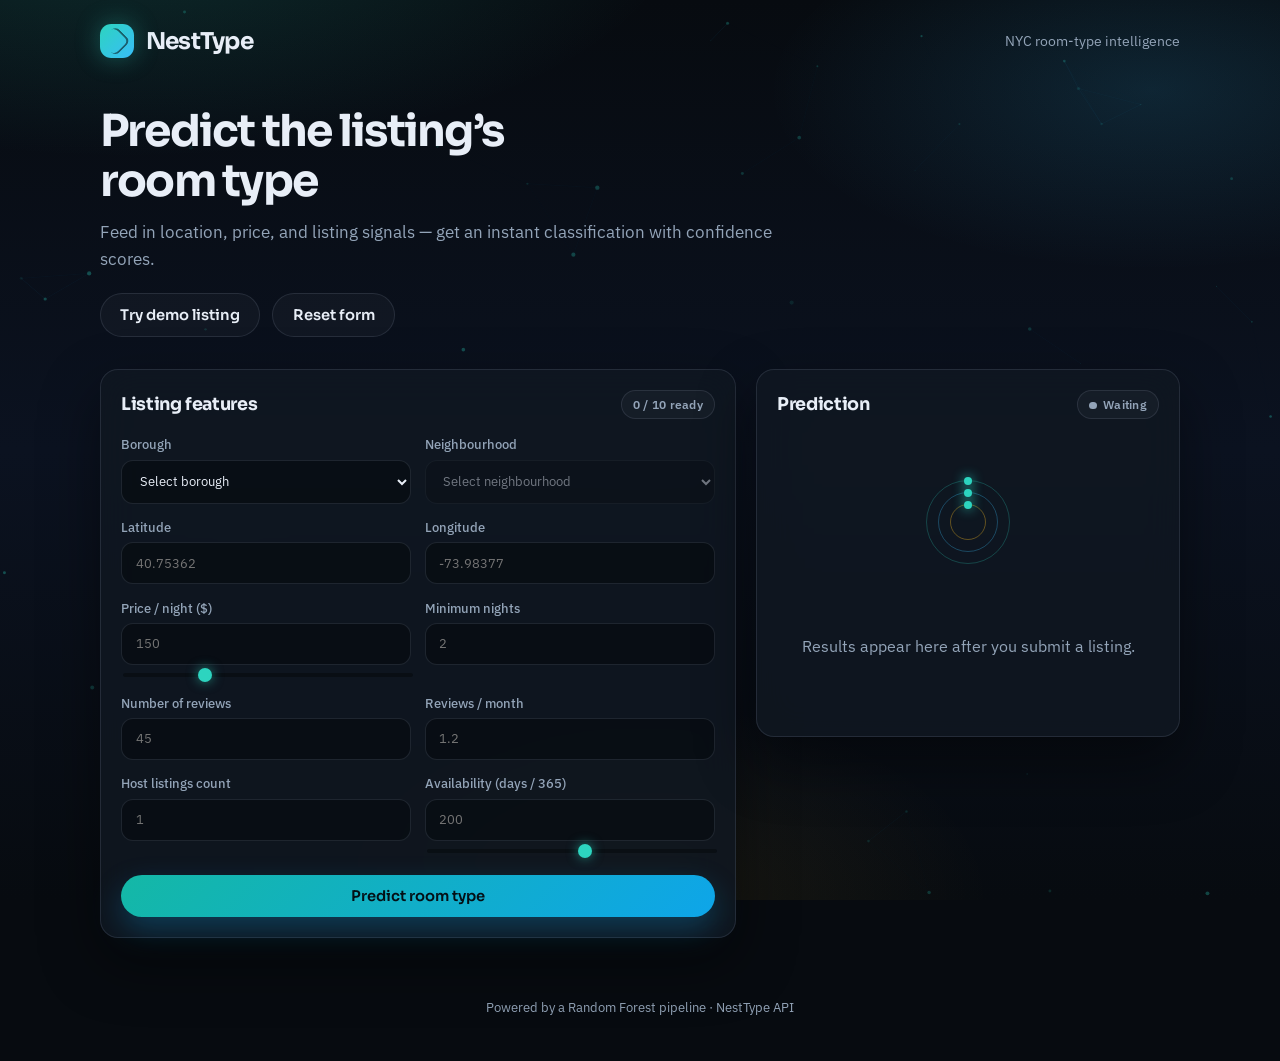
<file: 03-house-type-prediction/frontend/index.html>
<!DOCTYPE html>
<html lang="en">
<head>
  <meta charset="UTF-8" />
  <meta name="viewport" content="width=device-width, initial-scale=1.0" />
  <title>NestType — House Type Prediction</title>
  <link rel="preconnect" href="https://fonts.googleapis.com" />
  <link rel="preconnect" href="https://fonts.gstatic.com" crossorigin />
  <link href="https://fonts.googleapis.com/css2?family=Sora:wght@400;500;600;700&family=IBM+Plex+Sans:wght@400;500;600&display=swap" rel="stylesheet" />
  <link rel="stylesheet" href="./style.css" />
</head>
<body>
  <div class="bg-aurora" aria-hidden="true"></div>
  <canvas id="particle-canvas" aria-hidden="true"></canvas>

  <header class="site-header">
    <div class="brand">
      <span class="brand-mark" aria-hidden="true"></span>
      <span class="brand-name">NestType</span>
    </div>
    <p class="brand-tag">NYC room-type intelligence</p>
  </header>

  <main class="layout">
    <section class="hero">
      <h1>Predict the listing’s room type</h1>
      <p>Feed in location, price, and listing signals — get an instant classification with confidence scores.</p>
      <div class="hero-actions">
        <button type="button" class="btn ghost" id="btn-demo">Try demo listing</button>
        <button type="button" class="btn ghost" id="btn-reset">Reset form</button>
      </div>
    </section>

    <section class="workspace">
      <form id="predict-form" class="panel form-panel" novalidate>
        <div class="panel-head">
          <h2>Listing features</h2>
          <span class="step-pill" id="step-indicator">0 / 10 ready</span>
        </div>

        <div class="field-grid">
          <label class="field">
            <span>Borough</span>
            <select id="neighbourhood_group" name="neighbourhood_group" required>
              <option value="">Select borough</option>
              <option value="Bronx">Bronx</option>
              <option value="Brooklyn">Brooklyn</option>
              <option value="Manhattan">Manhattan</option>
              <option value="Queens">Queens</option>
              <option value="Staten Island">Staten Island</option>
            </select>
          </label>

          <label class="field">
            <span>Neighbourhood</span>
            <select id="neighbourhood" name="neighbourhood" required disabled>
              <option value="">Select neighbourhood</option>
            </select>
          </label>

          <label class="field">
            <span>Latitude</span>
            <input type="number" id="latitude" name="latitude" step="0.00001" min="-90" max="90" placeholder="40.75362" required />
          </label>

          <label class="field">
            <span>Longitude</span>
            <input type="number" id="longitude" name="longitude" step="0.00001" min="-180" max="180" placeholder="-73.98377" required />
          </label>

          <label class="field">
            <span>Price / night ($)</span>
            <input type="number" id="price" name="price" step="0.01" min="0.01" placeholder="150" required />
            <input type="range" id="price-range" class="range" min="20" max="500" value="150" />
          </label>

          <label class="field">
            <span>Minimum nights</span>
            <input type="number" id="minimum_nights" name="minimum_nights" min="1" max="365" placeholder="2" required />
          </label>

          <label class="field">
            <span>Number of reviews</span>
            <input type="number" id="number_of_reviews" name="number_of_reviews" min="0" placeholder="45" required />
          </label>

          <label class="field">
            <span>Reviews / month</span>
            <input type="number" id="reviews_per_month" name="reviews_per_month" step="0.01" min="0" placeholder="1.2" required />
          </label>

          <label class="field">
            <span>Host listings count</span>
            <input type="number" id="calculated_host_listings_count" name="calculated_host_listings_count" min="0" placeholder="1" required />
          </label>

          <label class="field">
            <span>Availability (days / 365)</span>
            <input type="number" id="availability_365" name="availability_365" min="0" max="365" placeholder="200" required />
            <input type="range" id="availability-range" class="range" min="0" max="365" value="200" />
          </label>
        </div>

        <p class="form-error" id="form-error" role="alert" hidden></p>

        <button type="submit" class="btn primary" id="btn-predict">
          <span class="btn-label">Predict room type</span>
          <span class="btn-spinner" aria-hidden="true"></span>
        </button>
      </form>

      <aside class="panel result-panel" id="result-panel" aria-live="polite">
        <div class="panel-head">
          <h2>Prediction</h2>
          <span class="live-dot" id="live-dot">Waiting</span>
        </div>

        <div class="result-empty" id="result-empty">
          <div class="orbit" aria-hidden="true">
            <span></span><span></span><span></span>
          </div>
          <p>Results appear here after you submit a listing.</p>
        </div>

        <div class="result-body" id="result-body" hidden>
          <div class="prediction-badge" id="prediction-badge">
            <span class="prediction-icon" id="prediction-icon" aria-hidden="true"></span>
            <div>
              <p class="prediction-label">Predicted room type</p>
              <h3 id="prediction-type">—</h3>
            </div>
          </div>

          <div class="confidence-block">
            <div class="confidence-head">
              <span>Model confidence</span>
              <strong id="confidence-value">0%</strong>
            </div>
            <div class="confidence-track">
              <div class="confidence-fill" id="confidence-fill"></div>
            </div>
          </div>

          <div class="prob-list" id="prob-list"></div>
        </div>
      </aside>
    </section>
  </main>

  <footer class="site-footer">
    <p>Powered by a Random Forest pipeline · NestType API</p>
  </footer>

  <script src="./script.js"></script>
</body>
</html>
</file>
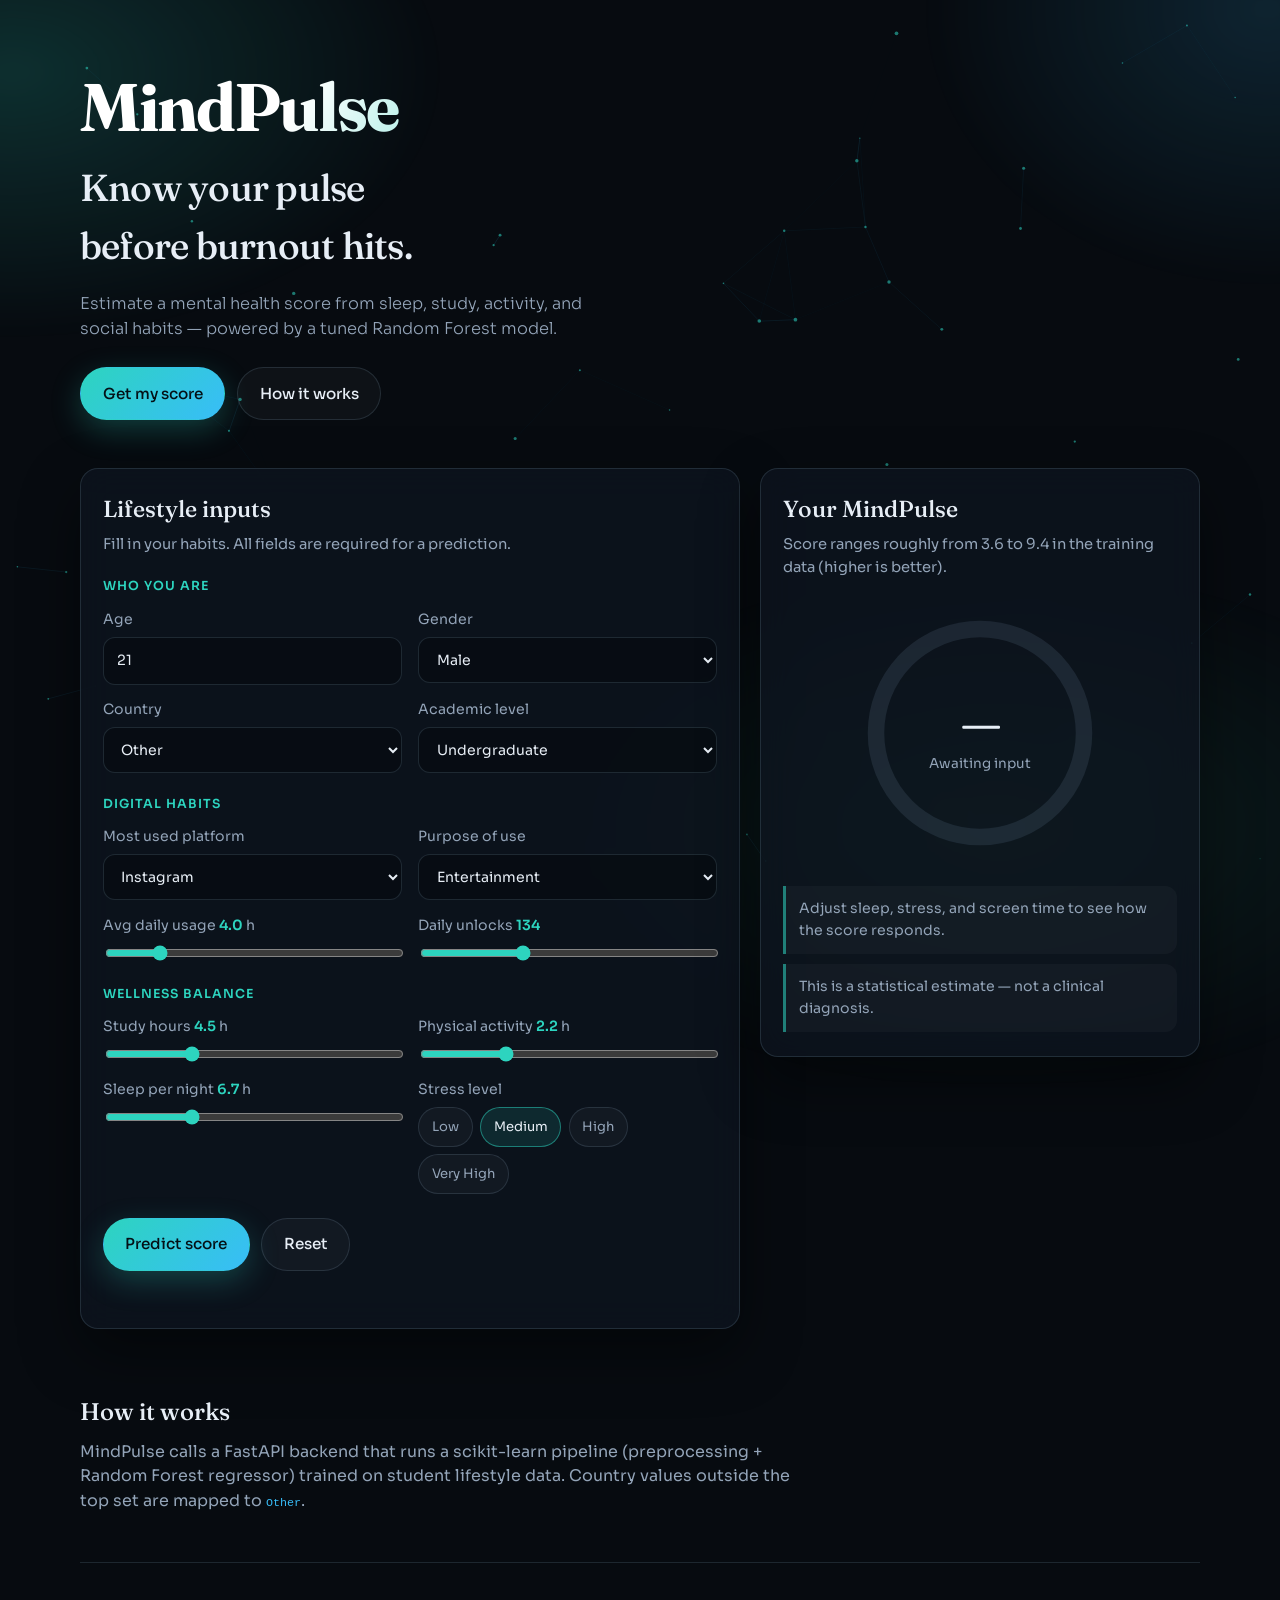
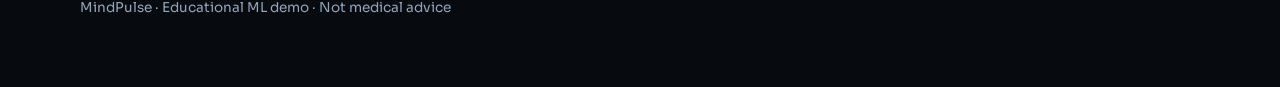
<file: 04-mental-health-prediction/frontend/index.html>
<!DOCTYPE html>
<html lang="en">
<head>
  <meta charset="UTF-8" />
  <meta name="viewport" content="width=device-width, initial-scale=1.0" />
  <title>MindPulse — Mental Health Score Predictor</title>
  <meta name="description" content="Predict your mental health score from lifestyle and social media habits." />
  <link rel="preconnect" href="https://fonts.googleapis.com" />
  <link rel="preconnect" href="https://fonts.gstatic.com" crossorigin />
  <link href="https://fonts.googleapis.com/css2?family=Fraunces:opsz,wght@9..144,500;9..144,700&family=Sora:wght@300;400;500;600&display=swap" rel="stylesheet" />
  <link rel="stylesheet" href="styles.css" />
</head>
<body>
  <canvas id="bg-canvas" aria-hidden="true"></canvas>
  <div class="aurora" aria-hidden="true"></div>

  <div class="page">
    <header class="hero">
      <p class="brand">MindPulse</p>
      <h1>Know your pulse before burnout hits.</h1>
      <p class="tagline">
        Estimate a mental health score from sleep, study, activity, and social habits —
        powered by a tuned Random Forest model.
      </p>
      <div class="hero-actions">
        <a class="btn btn-primary" href="#predictor">Get my score</a>
        <a class="btn btn-ghost" href="#about">How it works</a>
      </div>
    </header>

    <main id="predictor" class="layout">
      <section class="panel form-panel" aria-labelledby="form-title">
        <div class="panel-head">
          <h2 id="form-title">Lifestyle inputs</h2>
          <p>Fill in your habits. All fields are required for a prediction.</p>
        </div>

        <form id="predict-form" novalidate>
          <fieldset class="field-group">
            <legend>Who you are</legend>
            <div class="grid">
              <label class="field">
                <span>Age</span>
                <input type="number" name="Age" min="13" max="80" value="21" required />
              </label>
              <label class="field">
                <span>Gender</span>
                <select name="Gender" required>
                  <option value="Male">Male</option>
                  <option value="Female">Female</option>
                </select>
              </label>
              <label class="field">
                <span>Country</span>
                <select name="Country_Grouped" required>
                  <option value="Other">Other</option>
                  <option value="Canada">Canada</option>
                  <option value="USA">USA</option>
                  <option value="India">India</option>
                  <option value="Australia">Australia</option>
                  <option value="UK">UK</option>
                  <option value="Germany">Germany</option>
                  <option value="Mexico">Mexico</option>
                  <option value="Turkey">Turkey</option>
                  <option value="Pakistan">Pakistan</option>
                </select>
              </label>
              <label class="field">
                <span>Academic level</span>
                <select name="Academic_Level" required>
                  <option value="High School">High School</option>
                  <option value="Undergraduate" selected>Undergraduate</option>
                  <option value="Graduate">Graduate</option>
                </select>
              </label>
            </div>
          </fieldset>

          <fieldset class="field-group">
            <legend>Digital habits</legend>
            <div class="grid">
              <label class="field">
                <span>Most used platform</span>
                <select name="Most_Used_Platform" required>
                  <option>Instagram</option>
                  <option>TikTok</option>
                  <option>YouTube</option>
                  <option>Facebook</option>
                  <option>Snapchat</option>
                  <option>Twitter</option>
                  <option>LinkedIn</option>
                  <option>WhatsApp</option>
                  <option>WeChat</option>
                  <option>LINE</option>
                  <option>KakaoTalk</option>
                  <option>VKontakte</option>
                </select>
              </label>
              <label class="field">
                <span>Purpose of use</span>
                <select name="Purpose_Of_Use" required>
                  <option>Entertainment</option>
                  <option>Education</option>
                  <option>Networking</option>
                  <option>News</option>
                </select>
              </label>
              <label class="field range-field">
                <span>Avg daily usage <em id="usage-val">4.0</em> h</span>
                <input type="range" name="Avg_Daily_Usage_Hours" min="0" max="24" step="0.1" value="4" />
              </label>
              <label class="field range-field">
                <span>Daily unlocks <em id="unlocks-val">134</em></span>
                <input type="range" name="Daily_Unlocks" min="0" max="400" step="1" value="134" />
              </label>
            </div>
          </fieldset>

          <fieldset class="field-group">
            <legend>Wellness balance</legend>
            <div class="grid">
              <label class="field range-field">
                <span>Study hours <em id="study-val">4.5</em> h</span>
                <input type="range" name="Study_Hours" min="0" max="16" step="0.1" value="4.5" />
              </label>
              <label class="field range-field">
                <span>Physical activity <em id="activity-val">2.2</em> h</span>
                <input type="range" name="Physical_Activity_Hours" min="0" max="8" step="0.1" value="2.2" />
              </label>
              <label class="field range-field">
                <span>Sleep per night <em id="sleep-val">6.7</em> h</span>
                <input type="range" name="Sleep_Hours_Per_Night" min="0" max="24" step="0.1" value="6.7" />
              </label>
              <label class="field">
                <span>Stress level</span>
                <div class="chip-group" role="radiogroup" aria-label="Stress level">
                  <label class="chip"><input type="radio" name="Stress_Level" value="Low" /><span>Low</span></label>
                  <label class="chip"><input type="radio" name="Stress_Level" value="Medium" checked /><span>Medium</span></label>
                  <label class="chip"><input type="radio" name="Stress_Level" value="High" /><span>High</span></label>
                  <label class="chip"><input type="radio" name="Stress_Level" value="Very High" /><span>Very High</span></label>
                </div>
              </label>
            </div>
          </fieldset>

          <div class="form-actions">
            <button type="submit" class="btn btn-primary" id="submit-btn">
              <span class="btn-label">Predict score</span>
              <span class="btn-spinner" hidden aria-hidden="true"></span>
            </button>
            <button type="reset" class="btn btn-ghost" id="reset-btn">Reset</button>
          </div>
          <p class="form-status" id="form-status" role="status" aria-live="polite"></p>
        </form>
      </section>

      <aside class="panel result-panel" aria-live="polite">
        <div class="panel-head">
          <h2>Your MindPulse</h2>
          <p>Score ranges roughly from 3.6 to 9.4 in the training data (higher is better).</p>
        </div>

        <div class="gauge-wrap" id="gauge-wrap">
          <svg class="gauge" viewBox="0 0 220 220" role="img" aria-label="Mental health score gauge">
            <defs>
              <linearGradient id="gaugeGrad" x1="0%" y1="0%" x2="100%" y2="100%">
                <stop offset="0%" stop-color="#2dd4bf" />
                <stop offset="100%" stop-color="#38bdf8" />
              </linearGradient>
            </defs>
            <circle class="gauge-track" cx="110" cy="110" r="88" />
            <circle class="gauge-fill" id="gauge-fill" cx="110" cy="110" r="88" />
          </svg>
          <div class="gauge-center">
            <span class="score-value" id="score-value">—</span>
            <span class="score-label" id="score-label">Awaiting input</span>
          </div>
        </div>

        <ul class="insight-list" id="insight-list">
          <li>Adjust sleep, stress, and screen time to see how the score responds.</li>
          <li>This is a statistical estimate — not a clinical diagnosis.</li>
        </ul>
      </aside>
    </main>

    <section id="about" class="about">
      <h2>How it works</h2>
      <p>
        MindPulse calls a FastAPI backend that runs a scikit-learn pipeline
        (preprocessing + Random Forest regressor) trained on student lifestyle data.
        Country values outside the top set are mapped to <code>Other</code>.
      </p>
    </section>

    <footer class="footer">
      <p>MindPulse · Educational ML demo · Not medical advice</p>
    </footer>
  </div>

  <script src="script.js"></script>
</body>
</html>
</file>
<file: 03-house-type-prediction/frontend/style.css>
:root {
  --bg: #070b10;
  --bg-elevated: rgba(16, 24, 34, 0.82);
  --bg-soft: rgba(255, 255, 255, 0.03);
  --line: rgba(148, 163, 184, 0.16);
  --text: #e8eef7;
  --muted: #93a4b8;
  --accent: #2dd4bf;
  --accent-2: #38bdf8;
  --accent-warm: #fbbf24;
  --danger: #fb7185;
  --success: #34d399;
  --shadow: 0 24px 60px rgba(0, 0, 0, 0.45);
  --radius: 18px;
  --font-display: "Sora", sans-serif;
  --font-body: "IBM Plex Sans", sans-serif;
}

*,
*::before,
*::after {
  box-sizing: border-box;
}

html {
  scroll-behavior: smooth;
}

body {
  margin: 0;
  min-height: 100vh;
  color: var(--text);
  font-family: var(--font-body);
  background: var(--bg);
  overflow-x: hidden;
}

.bg-aurora {
  position: fixed;
  inset: 0;
  z-index: -2;
  background:
    radial-gradient(ellipse 80% 50% at 10% -10%, rgba(45, 212, 191, 0.18), transparent 55%),
    radial-gradient(ellipse 60% 40% at 90% 10%, rgba(56, 189, 248, 0.14), transparent 50%),
    radial-gradient(ellipse 50% 40% at 50% 100%, rgba(251, 191, 36, 0.08), transparent 55%),
    linear-gradient(180deg, #070b10 0%, #0b1220 50%, #070b10 100%);
  animation: aurora-shift 14s ease-in-out infinite alternate;
}

@keyframes aurora-shift {
  0% { filter: hue-rotate(0deg) saturate(1); }
  100% { filter: hue-rotate(18deg) saturate(1.15); }
}

#particle-canvas {
  position: fixed;
  inset: 0;
  z-index: -1;
  pointer-events: none;
  opacity: 0.55;
}

.site-header {
  max-width: 1120px;
  margin: 0 auto;
  padding: 1.5rem 1.25rem 0.5rem;
  display: flex;
  align-items: center;
  justify-content: space-between;
  gap: 1rem;
  animation: fade-down 0.7s ease both;
}

.brand {
  display: flex;
  align-items: center;
  gap: 0.75rem;
}

.brand-mark {
  width: 2.1rem;
  height: 2.1rem;
  border-radius: 0.7rem;
  background:
    linear-gradient(135deg, var(--accent), var(--accent-2));
  box-shadow: 0 0 24px rgba(45, 212, 191, 0.35);
  position: relative;
  animation: pulse-glow 2.8s ease-in-out infinite;
}

.brand-mark::after {
  content: "";
  position: absolute;
  inset: 6px;
  border: 2px solid rgba(7, 11, 16, 0.55);
  border-radius: 0.4rem;
  border-bottom: none;
  border-left: none;
  transform: rotate(45deg) translate(-1px, 1px);
}

.brand-name {
  font-family: var(--font-display);
  font-weight: 700;
  font-size: 1.45rem;
  letter-spacing: -0.03em;
}

.brand-tag {
  margin: 0;
  color: var(--muted);
  font-size: 0.9rem;
}

.layout {
  max-width: 1120px;
  margin: 0 auto;
  padding: 1rem 1.25rem 3rem;
}

.hero {
  margin: 1.5rem 0 2rem;
  animation: fade-up 0.75s ease both;
}

.hero h1 {
  margin: 0 0 0.75rem;
  font-family: var(--font-display);
  font-size: clamp(1.85rem, 4vw, 2.75rem);
  line-height: 1.15;
  letter-spacing: -0.04em;
  max-width: 14ch;
}

.hero p {
  margin: 0;
  max-width: 42rem;
  color: var(--muted);
  font-size: 1.05rem;
  line-height: 1.6;
}

.hero-actions {
  display: flex;
  flex-wrap: wrap;
  gap: 0.75rem;
  margin-top: 1.25rem;
}

.workspace {
  display: grid;
  grid-template-columns: 1.35fr 0.9fr;
  gap: 1.25rem;
  align-items: start;
}

.panel {
  background: var(--bg-elevated);
  border: 1px solid var(--line);
  border-radius: var(--radius);
  backdrop-filter: blur(18px);
  box-shadow: var(--shadow);
  padding: 1.25rem;
  animation: fade-up 0.85s ease both;
}

.form-panel { animation-delay: 0.08s; }
.result-panel { animation-delay: 0.16s; position: sticky; top: 1rem; }

.panel-head {
  display: flex;
  align-items: center;
  justify-content: space-between;
  gap: 0.75rem;
  margin-bottom: 1.1rem;
}

.panel-head h2 {
  margin: 0;
  font-family: var(--font-display);
  font-size: 1.1rem;
  letter-spacing: -0.02em;
}

.step-pill,
.live-dot {
  font-size: 0.78rem;
  font-weight: 600;
  letter-spacing: 0.02em;
  padding: 0.35rem 0.7rem;
  border-radius: 999px;
  border: 1px solid var(--line);
  background: var(--bg-soft);
  color: var(--muted);
}

.live-dot::before {
  content: "";
  display: inline-block;
  width: 0.45rem;
  height: 0.45rem;
  border-radius: 50%;
  margin-right: 0.4rem;
  background: var(--muted);
  vertical-align: middle;
}

.live-dot.active {
  color: var(--success);
  border-color: rgba(52, 211, 153, 0.35);
}

.live-dot.active::before {
  background: var(--success);
  box-shadow: 0 0 10px rgba(52, 211, 153, 0.8);
  animation: blink 1.4s ease-in-out infinite;
}

.field-grid {
  display: grid;
  grid-template-columns: 1fr 1fr;
  gap: 0.95rem 0.85rem;
}

.field {
  display: flex;
  flex-direction: column;
  gap: 0.4rem;
  font-size: 0.82rem;
  color: var(--muted);
}

.field span {
  font-weight: 500;
}

.field input,
.field select {
  width: 100%;
  border: 1px solid var(--line);
  background: rgba(7, 11, 16, 0.65);
  color: var(--text);
  border-radius: 12px;
  padding: 0.72rem 0.85rem;
  font: inherit;
  transition: border-color 0.2s ease, box-shadow 0.2s ease, transform 0.2s ease;
}

.field input:focus,
.field select:focus {
  outline: none;
  border-color: rgba(45, 212, 191, 0.65);
  box-shadow: 0 0 0 3px rgba(45, 212, 191, 0.15);
  transform: translateY(-1px);
}

.field input.invalid,
.field select.invalid {
  border-color: rgba(251, 113, 133, 0.7);
  box-shadow: 0 0 0 3px rgba(251, 113, 133, 0.12);
}

.field select:disabled {
  opacity: 0.45;
  cursor: not-allowed;
}

.range {
  -webkit-appearance: none;
  appearance: none;
  height: 4px;
  border-radius: 999px;
  background: linear-gradient(90deg, rgba(45, 212, 191, 0.25), rgba(56, 189, 248, 0.25));
  border: none !important;
  padding: 0 !important;
  box-shadow: none !important;
  transform: none !important;
  cursor: pointer;
}

.range::-webkit-slider-thumb {
  -webkit-appearance: none;
  width: 14px;
  height: 14px;
  border-radius: 50%;
  background: var(--accent);
  box-shadow: 0 0 12px rgba(45, 212, 191, 0.6);
}

.form-error {
  margin: 1rem 0 0;
  color: var(--danger);
  font-size: 0.9rem;
}

.btn {
  border: 1px solid var(--line);
  background: transparent;
  color: var(--text);
  border-radius: 999px;
  padding: 0.75rem 1.2rem;
  font-family: var(--font-display);
  font-size: 0.92rem;
  font-weight: 600;
  cursor: pointer;
  transition: transform 0.2s ease, background 0.2s ease, border-color 0.2s ease, box-shadow 0.2s ease;
}

.btn:hover {
  transform: translateY(-2px);
  border-color: rgba(45, 212, 191, 0.45);
}

.btn.ghost {
  background: rgba(255, 255, 255, 0.03);
}

.btn.primary {
  width: 100%;
  margin-top: 1.25rem;
  display: inline-flex;
  align-items: center;
  justify-content: center;
  gap: 0.65rem;
  border: none;
  background: linear-gradient(135deg, #14b8a6, #0ea5e9);
  color: #041016;
  box-shadow: 0 12px 30px rgba(14, 165, 233, 0.28);
}

.btn.primary:hover {
  box-shadow: 0 16px 36px rgba(14, 165, 233, 0.38);
}

.btn.primary.loading {
  pointer-events: none;
  opacity: 0.85;
}

.btn-spinner {
  width: 1rem;
  height: 1rem;
  border-radius: 50%;
  border: 2px solid rgba(4, 16, 22, 0.25);
  border-top-color: #041016;
  display: none;
  animation: spin 0.7s linear infinite;
}

.btn.primary.loading .btn-spinner {
  display: inline-block;
}

.result-empty {
  min-height: 280px;
  display: grid;
  place-items: center;
  text-align: center;
  color: var(--muted);
  gap: 1rem;
  padding: 1.5rem 0.5rem;
}

.orbit {
  width: 84px;
  height: 84px;
  position: relative;
}

.orbit span {
  position: absolute;
  inset: 0;
  border-radius: 50%;
  border: 1px solid rgba(45, 212, 191, 0.25);
  animation: orbit-spin 4s linear infinite;
}

.orbit span:nth-child(2) {
  inset: 12px;
  border-color: rgba(56, 189, 248, 0.3);
  animation-duration: 3s;
  animation-direction: reverse;
}

.orbit span:nth-child(3) {
  inset: 24px;
  border-color: rgba(251, 191, 36, 0.35);
  animation-duration: 2.2s;
}

.orbit span::after {
  content: "";
  position: absolute;
  top: -4px;
  left: 50%;
  width: 8px;
  height: 8px;
  border-radius: 50%;
  background: var(--accent);
  box-shadow: 0 0 12px var(--accent);
  transform: translateX(-50%);
}

.result-body {
  animation: pop-in 0.45s cubic-bezier(0.2, 0.8, 0.2, 1) both;
}

.prediction-badge {
  display: flex;
  align-items: center;
  gap: 1rem;
  padding: 1rem;
  border-radius: 14px;
  background: linear-gradient(135deg, rgba(45, 212, 191, 0.12), rgba(56, 189, 248, 0.08));
  border: 1px solid rgba(45, 212, 191, 0.22);
  margin-bottom: 1.1rem;
}

.prediction-icon {
  width: 3rem;
  height: 3rem;
  border-radius: 12px;
  background: rgba(7, 11, 16, 0.55);
  display: grid;
  place-items: center;
  font-size: 1.35rem;
  flex-shrink: 0;
}

.prediction-label {
  margin: 0;
  color: var(--muted);
  font-size: 0.8rem;
}

.prediction-badge h3 {
  margin: 0.2rem 0 0;
  font-family: var(--font-display);
  font-size: 1.25rem;
  letter-spacing: -0.03em;
}

.confidence-block {
  margin-bottom: 1.2rem;
}

.confidence-head {
  display: flex;
  justify-content: space-between;
  margin-bottom: 0.45rem;
  font-size: 0.85rem;
  color: var(--muted);
}

.confidence-head strong {
  color: var(--accent);
  font-family: var(--font-display);
}

.confidence-track {
  height: 10px;
  border-radius: 999px;
  background: rgba(255, 255, 255, 0.06);
  overflow: hidden;
}

.confidence-fill {
  height: 100%;
  width: 0;
  border-radius: inherit;
  background: linear-gradient(90deg, var(--accent), var(--accent-2));
  transition: width 0.9s cubic-bezier(0.2, 0.8, 0.2, 1);
}

.prob-list {
  display: grid;
  gap: 0.85rem;
}

.prob-item {
  padding: 0.8rem 0.9rem;
  border-radius: 12px;
  background: rgba(255, 255, 255, 0.03);
  border: 1px solid var(--line);
  transform: translateY(8px);
  opacity: 0;
  animation: fade-up 0.5s ease forwards;
}

.prob-item:nth-child(1) { animation-delay: 0.08s; }
.prob-item:nth-child(2) { animation-delay: 0.16s; }
.prob-item:nth-child(3) { animation-delay: 0.24s; }

.prob-item.winner {
  border-color: rgba(45, 212, 191, 0.4);
  background: rgba(45, 212, 191, 0.08);
}

.prob-meta {
  display: flex;
  justify-content: space-between;
  gap: 0.5rem;
  margin-bottom: 0.45rem;
  font-size: 0.88rem;
}

.prob-meta strong {
  font-family: var(--font-display);
  font-weight: 600;
}

.prob-bar {
  height: 8px;
  border-radius: 999px;
  background: rgba(255, 255, 255, 0.06);
  overflow: hidden;
}

.prob-fill {
  height: 100%;
  width: 0;
  border-radius: inherit;
  background: linear-gradient(90deg, #64748b, #94a3b8);
  transition: width 1s cubic-bezier(0.2, 0.8, 0.2, 1);
}

.prob-item.winner .prob-fill {
  background: linear-gradient(90deg, var(--accent), var(--accent-2));
}

.site-footer {
  text-align: center;
  color: var(--muted);
  font-size: 0.82rem;
  padding: 0 1.25rem 2rem;
}

@keyframes fade-up {
  from { opacity: 0; transform: translateY(16px); }
  to { opacity: 1; transform: translateY(0); }
}

@keyframes fade-down {
  from { opacity: 0; transform: translateY(-12px); }
  to { opacity: 1; transform: translateY(0); }
}

@keyframes pop-in {
  from { opacity: 0; transform: scale(0.96) translateY(10px); }
  to { opacity: 1; transform: scale(1) translateY(0); }
}

@keyframes pulse-glow {
  0%, 100% { box-shadow: 0 0 18px rgba(45, 212, 191, 0.3); }
  50% { box-shadow: 0 0 28px rgba(56, 189, 248, 0.55); }
}

@keyframes blink {
  0%, 100% { opacity: 1; }
  50% { opacity: 0.35; }
}

@keyframes spin {
  to { transform: rotate(360deg); }
}

@keyframes orbit-spin {
  to { transform: rotate(360deg); }
}

@keyframes shake {
  0%, 100% { transform: translateX(0); }
  25% { transform: translateX(-4px); }
  75% { transform: translateX(4px); }
}

.shake {
  animation: shake 0.35s ease;
}

@media (max-width: 900px) {
  .workspace {
    grid-template-columns: 1fr;
  }

  .result-panel {
    position: static;
  }

  .site-header {
    flex-direction: column;
    align-items: flex-start;
  }
}

@media (max-width: 640px) {
  .field-grid {
    grid-template-columns: 1fr;
  }

  .hero h1 {
    max-width: none;
  }
}

@media (prefers-reduced-motion: reduce) {
  *,
  *::before,
  *::after {
    animation: none !important;
    transition: none !important;
  }
}
</file>
<file: 04-mental-health-prediction/frontend/styles.css>
:root {
  --bg: #070b10;
  --bg-elevated: rgba(14, 22, 32, 0.72);
  --border: rgba(148, 183, 210, 0.16);
  --text: #e7eef6;
  --muted: #93a4b8;
  --accent: #2dd4bf;
  --accent-2: #38bdf8;
  --danger: #fb7185;
  --ok: #34d399;
  --radius: 18px;
  --shadow: 0 24px 60px rgba(0, 0, 0, 0.45);
  --font-display: "Fraunces", Georgia, serif;
  --font-body: "Sora", sans-serif;
  --max: 1120px;
}

*,
*::before,
*::after {
  box-sizing: border-box;
}

html {
  scroll-behavior: smooth;
}

body {
  margin: 0;
  min-height: 100vh;
  font-family: var(--font-body);
  color: var(--text);
  background: var(--bg);
  line-height: 1.55;
  overflow-x: hidden;
}

#bg-canvas {
  position: fixed;
  inset: 0;
  width: 100%;
  height: 100%;
  z-index: 0;
  pointer-events: none;
}

.aurora {
  position: fixed;
  inset: -20%;
  z-index: 0;
  pointer-events: none;
  background:
    radial-gradient(40% 35% at 15% 20%, rgba(45, 212, 191, 0.18), transparent 60%),
    radial-gradient(35% 40% at 85% 15%, rgba(56, 189, 248, 0.14), transparent 55%),
    radial-gradient(45% 35% at 70% 80%, rgba(52, 211, 153, 0.1), transparent 60%);
  animation: aurora-drift 18s ease-in-out infinite alternate;
  filter: blur(8px);
}

@keyframes aurora-drift {
  from { transform: translate3d(-2%, -1%, 0) scale(1); }
  to { transform: translate3d(3%, 2%, 0) scale(1.08); }
}

.page {
  position: relative;
  z-index: 1;
  width: min(100% - 2rem, var(--max));
  margin: 0 auto;
  padding: 2.5rem 0 3.5rem;
}

.hero {
  padding: 2rem 0 3rem;
  animation: rise 0.8s ease both;
}

.brand {
  margin: 0 0 1rem;
  font-family: var(--font-display);
  font-size: clamp(2.4rem, 6vw, 4.2rem);
  font-weight: 700;
  letter-spacing: -0.03em;
  background: linear-gradient(120deg, #fff 20%, var(--accent) 55%, var(--accent-2));
  -webkit-background-clip: text;
  background-clip: text;
  color: transparent;
  line-height: 1.05;
}

.hero h1 {
  margin: 0;
  max-width: 16ch;
  font-family: var(--font-display);
  font-size: clamp(1.5rem, 3.4vw, 2.35rem);
  font-weight: 500;
  letter-spacing: -0.02em;
  color: var(--text);
}

.tagline {
  margin: 1rem 0 0;
  max-width: 42ch;
  color: var(--muted);
  font-weight: 300;
  font-size: 1.02rem;
}

.hero-actions {
  display: flex;
  flex-wrap: wrap;
  gap: 0.75rem;
  margin-top: 1.6rem;
}

.btn {
  appearance: none;
  border: 1px solid transparent;
  border-radius: 999px;
  padding: 0.85rem 1.35rem;
  font: inherit;
  font-weight: 500;
  font-size: 0.95rem;
  cursor: pointer;
  text-decoration: none;
  display: inline-flex;
  align-items: center;
  justify-content: center;
  gap: 0.55rem;
  transition: transform 0.2s ease, background 0.2s ease, border-color 0.2s ease, box-shadow 0.2s ease;
}

.btn:hover {
  transform: translateY(-1px);
}

.btn:active {
  transform: translateY(0);
}

.btn-primary {
  color: #041016;
  background: linear-gradient(135deg, var(--accent), var(--accent-2));
  box-shadow: 0 10px 30px rgba(45, 212, 191, 0.25);
}

.btn-primary:hover {
  box-shadow: 0 14px 36px rgba(56, 189, 248, 0.3);
}

.btn-ghost {
  color: var(--text);
  background: rgba(255, 255, 255, 0.03);
  border-color: var(--border);
}

.btn-ghost:hover {
  border-color: rgba(45, 212, 191, 0.45);
  background: rgba(45, 212, 191, 0.08);
}

.btn:disabled {
  opacity: 0.65;
  cursor: not-allowed;
  transform: none;
}

.btn-spinner {
  width: 1rem;
  height: 1rem;
  border: 2px solid rgba(4, 16, 22, 0.25);
  border-top-color: #041016;
  border-radius: 50%;
  animation: spin 0.7s linear infinite;
}

@keyframes spin {
  to { transform: rotate(360deg); }
}

.layout {
  display: grid;
  grid-template-columns: 1.35fr 0.9fr;
  gap: 1.25rem;
  align-items: start;
}

.panel {
  background: var(--bg-elevated);
  border: 1px solid var(--border);
  border-radius: var(--radius);
  backdrop-filter: blur(16px);
  box-shadow: var(--shadow);
  padding: 1.35rem 1.35rem 1.5rem;
  animation: rise 0.9s ease both;
}

.form-panel { animation-delay: 0.08s; }
.result-panel {
  position: sticky;
  top: 1rem;
  animation-delay: 0.16s;
}

@keyframes rise {
  from {
    opacity: 0;
    transform: translateY(18px);
  }
  to {
    opacity: 1;
    transform: translateY(0);
  }
}

.panel-head h2 {
  margin: 0;
  font-family: var(--font-display);
  font-size: 1.45rem;
  font-weight: 500;
}

.panel-head p {
  margin: 0.4rem 0 0;
  color: var(--muted);
  font-size: 0.92rem;
}

.field-group {
  margin: 1.35rem 0 0;
  padding: 0;
  border: 0;
}

.field-group legend {
  padding: 0;
  margin-bottom: 0.75rem;
  font-size: 0.78rem;
  font-weight: 600;
  letter-spacing: 0.08em;
  text-transform: uppercase;
  color: var(--accent);
}

.grid {
  display: grid;
  grid-template-columns: repeat(2, minmax(0, 1fr));
  gap: 0.9rem 1rem;
}

.field {
  display: flex;
  flex-direction: column;
  gap: 0.4rem;
  font-size: 0.88rem;
  color: var(--muted);
}

.field span em {
  font-style: normal;
  color: var(--accent);
  font-weight: 600;
}

.field input[type="number"],
.field select {
  width: 100%;
  border: 1px solid var(--border);
  border-radius: 12px;
  background: rgba(7, 12, 18, 0.75);
  color: var(--text);
  padding: 0.75rem 0.85rem;
  font: inherit;
  outline: none;
  transition: border-color 0.2s ease, box-shadow 0.2s ease;
}

.field input:focus,
.field select:focus {
  border-color: rgba(45, 212, 191, 0.55);
  box-shadow: 0 0 0 3px rgba(45, 212, 191, 0.15);
}

.field select {
  cursor: pointer;
}

.field input[type="range"] {
  width: 100%;
  accent-color: var(--accent);
  cursor: pointer;
}

.chip-group {
  display: flex;
  flex-wrap: wrap;
  gap: 0.45rem;
}

.chip {
  cursor: pointer;
}

.chip input {
  position: absolute;
  opacity: 0;
  pointer-events: none;
}

.chip span {
  display: inline-block;
  padding: 0.55rem 0.8rem;
  border-radius: 999px;
  border: 1px solid var(--border);
  background: rgba(255, 255, 255, 0.03);
  color: var(--muted);
  font-size: 0.82rem;
  transition: all 0.2s ease;
}

.chip input:checked + span,
.chip:hover span {
  color: var(--text);
  border-color: rgba(45, 212, 191, 0.5);
  background: rgba(45, 212, 191, 0.12);
}

.chip input:focus-visible + span {
  box-shadow: 0 0 0 3px rgba(45, 212, 191, 0.2);
}

.form-actions {
  display: flex;
  flex-wrap: wrap;
  gap: 0.7rem;
  margin-top: 1.5rem;
}

.form-status {
  min-height: 1.4em;
  margin: 0.85rem 0 0;
  font-size: 0.88rem;
  color: var(--muted);
}

.form-status.error { color: var(--danger); }
.form-status.success { color: var(--ok); }

.gauge-wrap {
  position: relative;
  width: min(100%, 260px);
  margin: 1.5rem auto 1rem;
}

.gauge {
  width: 100%;
  height: auto;
  transform: rotate(-90deg);
}

.gauge-track {
  fill: none;
  stroke: rgba(148, 183, 210, 0.12);
  stroke-width: 14;
}

.gauge-fill {
  fill: none;
  stroke: url(#gaugeGrad);
  stroke-width: 14;
  stroke-linecap: round;
  stroke-dasharray: 553;
  stroke-dashoffset: 553;
  transition: stroke-dashoffset 1s cubic-bezier(0.22, 1, 0.36, 1);
  filter: drop-shadow(0 0 10px rgba(45, 212, 191, 0.35));
}

.gauge-center {
  position: absolute;
  inset: 0;
  display: grid;
  place-content: center;
  text-align: center;
  pointer-events: none;
}

.score-value {
  font-family: var(--font-display);
  font-size: 3rem;
  font-weight: 700;
  line-height: 1;
  letter-spacing: -0.03em;
}

.score-label {
  margin-top: 0.35rem;
  color: var(--muted);
  font-size: 0.85rem;
}

.insight-list {
  margin: 0;
  padding: 0;
  list-style: none;
  display: grid;
  gap: 0.65rem;
}

.insight-list li {
  padding: 0.75rem 0.85rem;
  border-left: 3px solid rgba(45, 212, 191, 0.55);
  background: rgba(255, 255, 255, 0.03);
  border-radius: 0 12px 12px 0;
  color: var(--muted);
  font-size: 0.88rem;
}

.about {
  margin-top: 2.5rem;
  padding: 1.5rem 0 0.5rem;
  max-width: 60ch;
  animation: rise 1s ease both;
  animation-delay: 0.2s;
}

.about h2 {
  margin: 0 0 0.6rem;
  font-family: var(--font-display);
  font-weight: 500;
  font-size: 1.5rem;
}

.about p {
  margin: 0;
  color: var(--muted);
}

.about code {
  color: var(--accent-2);
  font-size: 0.9em;
}

.footer {
  margin-top: 2.5rem;
  padding-top: 1.25rem;
  border-top: 1px solid var(--border);
  color: var(--muted);
  font-size: 0.85rem;
}

@media (max-width: 900px) {
  .layout {
    grid-template-columns: 1fr;
  }

  .result-panel {
    position: static;
    order: -1;
  }
}

@media (max-width: 640px) {
  .page {
    width: min(100% - 1.25rem, var(--max));
    padding-top: 1.5rem;
  }

  .grid {
    grid-template-columns: 1fr;
  }

  .brand {
    font-size: clamp(2.1rem, 10vw, 3rem);
  }

  .hero h1 {
    max-width: none;
  }
}

@media (prefers-reduced-motion: reduce) {
  *,
  *::before,
  *::after {
    animation: none !important;
    transition: none !important;
    scroll-behavior: auto !important;
  }
}
</file>
